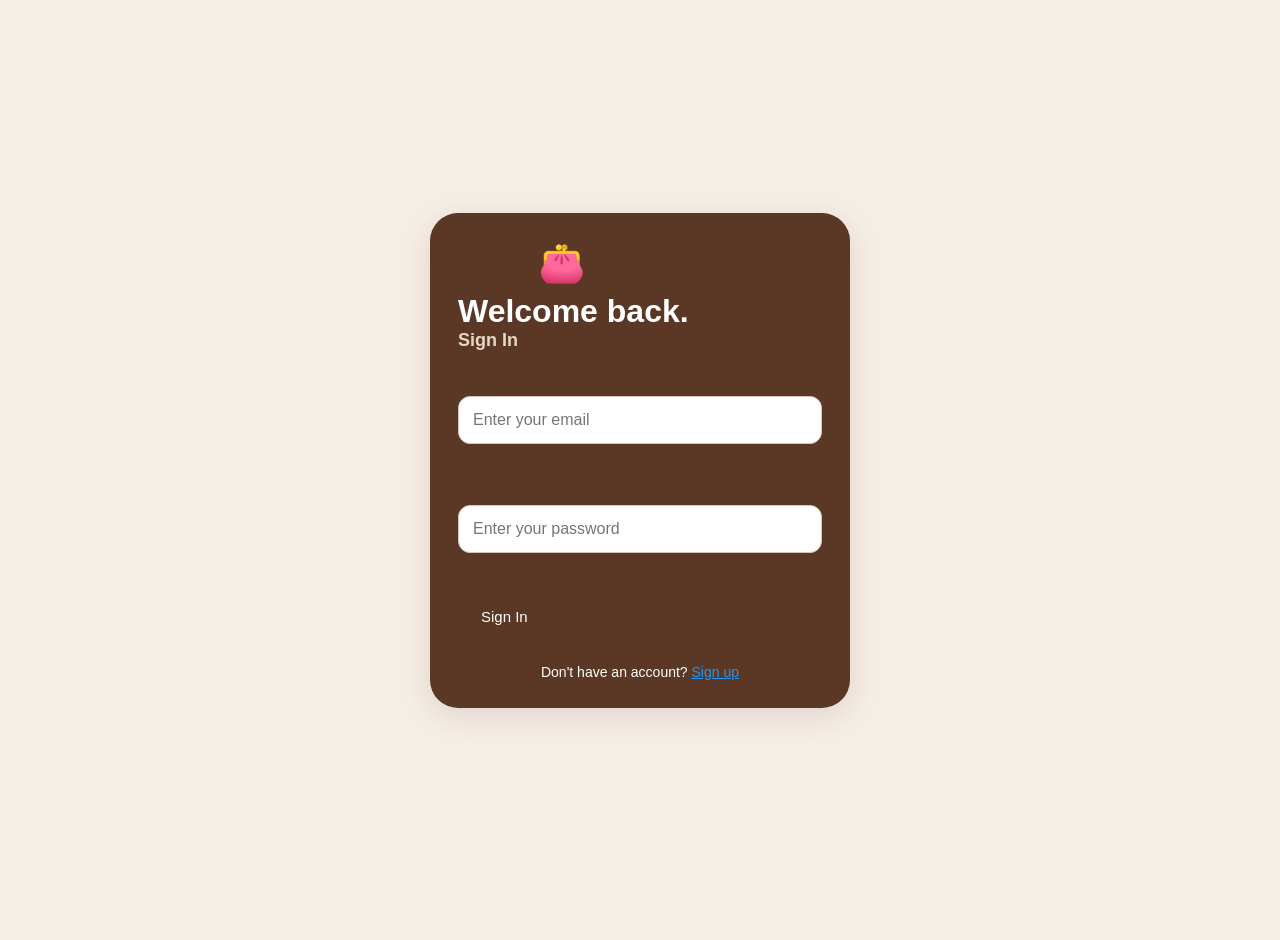
<file: Index.html>
<!DOCTYPE html>
<html lang="en">

<head>
    <meta charset="UTF-8">
    <meta name="viewport" content="width=device-width, initial-scale=1.0">

    <title>Login - Pocketa</title>

    <link rel="stylesheet" href="style.css">
</head>

<body>

    <main class="login-page">

        <section class="login-card">

            <h1>👛 Pocketa</h1>

            <p>Welcome back.</p>

            <h2>Sign In</h2>

            <label for="email">Email</label>

            <input
                type="email"
                id="email"
                placeholder="Enter your email"
            >

            <br><br>

            <label for="password">Password</label>

            <input
                type="password"
                id="password"
                placeholder="Enter your password"
            >

            <br><br>

            <a href="home.html">
    <button type="button">Sign In</button>
</a>
          
          <p style="font-size: 14px !important; font-weight: normal !important; text-align: center; margin-top: 20px;">
    Don't have an account?
    <a href="signup.html" style="font-size: 14px !important; font-weight: normal !important; color: #2196f3; text-decoration: underline;">
        Sign up
    </a>
</p>

        </section>

    </main>

</body>

</html>
</file>
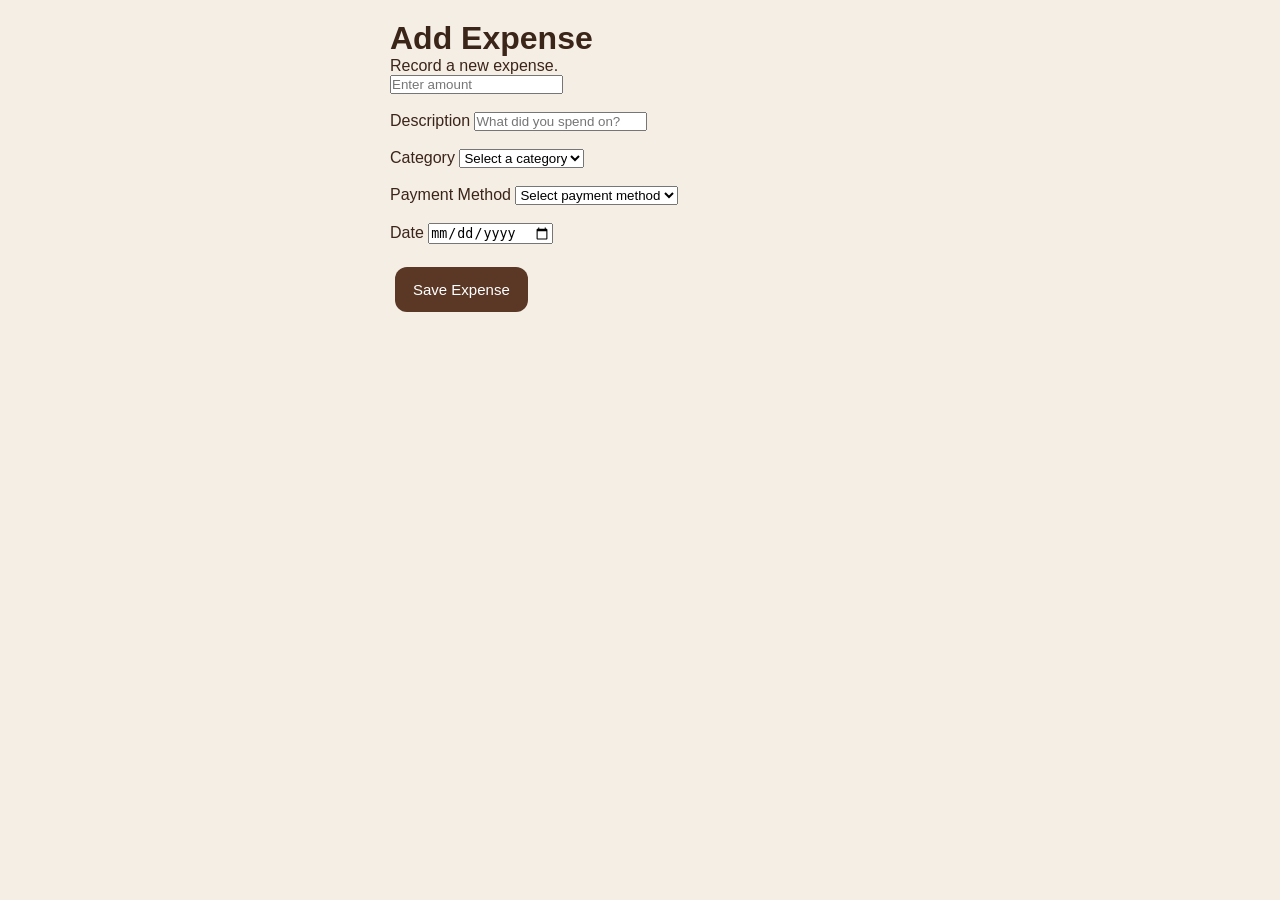
<file: add-expense.html>
<!DOCTYPE html>
<html lang="en">

<head>
    <meta charset="UTF-8">
    <meta name="viewport" content="width=device-width, initial-scale=1.0">

    <title>Add Expense - Pocketa</title>

    <link rel="stylesheet" href="style.css">
</head>

<body>

    <main>

        <h1>Add Expense</h1>

        <p>Record a new expense.</p>
      <label for="Amount"></label>

      <input 
        type="number"
        id="amount"
        placeholder="Enter amount"
        >
      <br><br>

<label for="description">Description</label>

<input
    type="text"
    id="description"
    placeholder="What did you spend on?"
>
      <br><br>

<label for="category">Category</label>

<select id="category">
    <option value="">Select a category</option>
    <option value="Food">Food</option>
    <option value="Transport">Transport</option>
    <option value="School">School</option>
    <option value="Hostel">Hostel</option>
    <option value="Data/Airtime">Data/Airtime</option>
    <option value="Personal">Personal</option>
    <option value="Entertainment">Entertainment</option>
    <option value="Other">Other</option>
</select>
      <br><br>

<label for="payment">Payment Method</label>

<select id="payment">
    <option value="">Select payment method</option>
    <option value="Cash">Cash</option>
    <option value="MoMo">MoMo</option>
    <option value="Card">Card</option>
    <option value="Bank">Bank</option>
</select>
      <br><br>

<label for="date">Date</label>

<input
    type="date"
    id="date"
>
      
<br><br>

<button type="button">Save Expense</button>    
    </main>

</body>

</html>
</file>
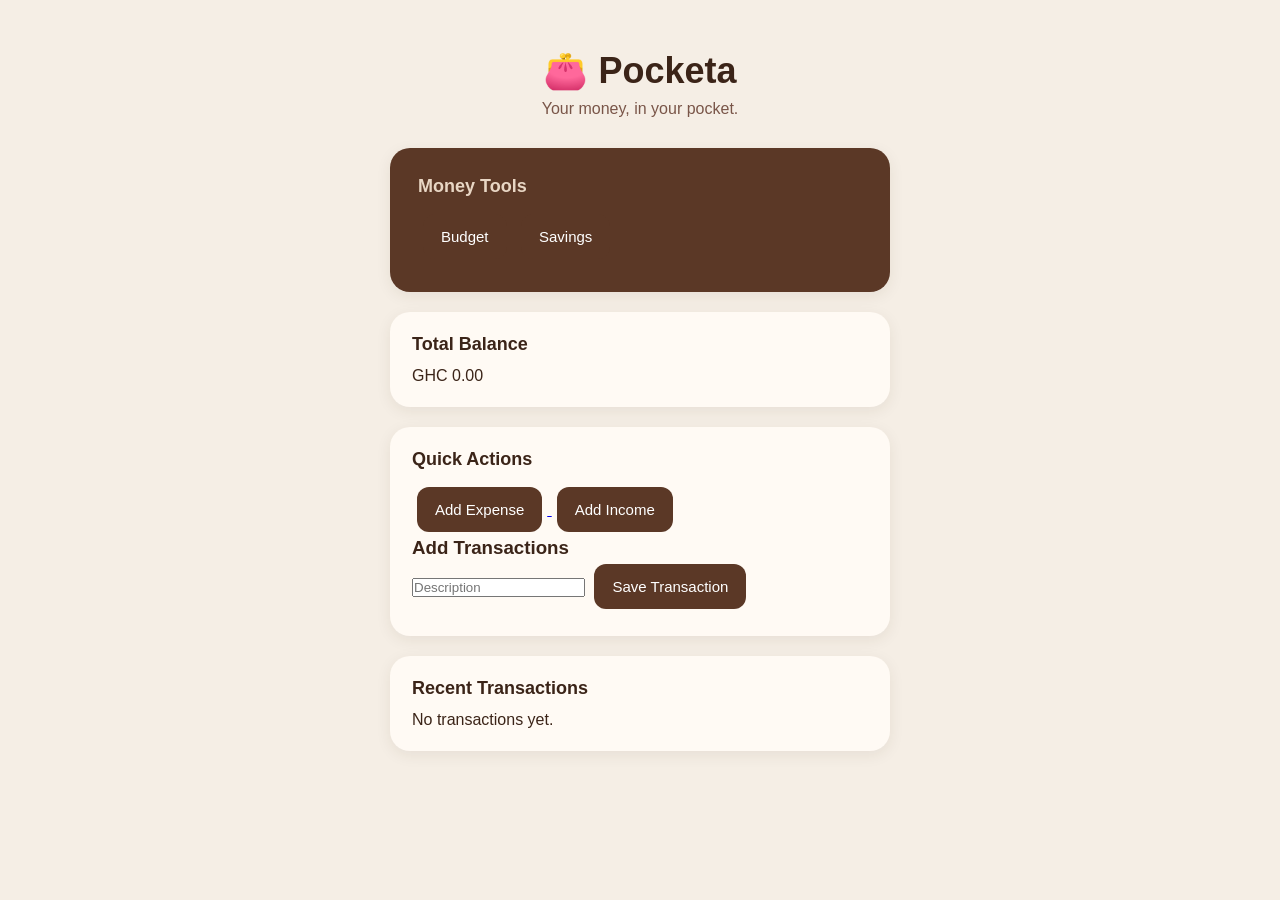
<file: dashboard.html>
<!DOCTYPE html>
<html lang="en">
<head>
    <meta charset="UTF-8">
    <meta name="viewport" content="width=device-width, initial-scale=1.0">
    <title>Pocketa</title>
    <link rel="stylesheet" href="style.css">
</head>

<body>

    <header>
        <h1>👛 Pocketa</h1>
        <p>Your money, in your pocket.</p>
    </header>

    <main>

        <!-- Money Tools -->
        <section>
            <h2>Money Tools</h2>

            <button> Budget</button>
            <button> Savings</button>
        </section>

        <!-- Total Balance -->
        <section>
            <h2>Total Balance</h2>
            <p>GHC 0.00</p>
        </section>

        <!-- Quick Actions -->
        <section>
            <h2>Quick Actions</h2>

            <a href="add-expense.html">
              <button>Add Expense</button>
            </a>
            <button>Add Income</button>
          <div>
            <h3> Add Transactions</h3>
            <input type="text"
              placeholder="Description">
            <button>Save Transaction</button>
          </div>
        </section>

        <!-- Recent Transactions -->
        <section>
            <h2>Recent Transactions</h2>

            <p>No transactions yet.</p>
        </section>

    </main>

</body>
</html>
</file>
<file: style.css>
/* Pocketa - Main Styles */

* {
    box-sizing: border-box;
    margin: 0;
    padding: 0;
}

body {
    font-family: Arial, sans-serif;
    background: #f5eee5;
    color: #3b2418;
    padding: 20px;
}

header {
    text-align: center;
    padding: 30px 10px;
}

header h1 {
    font-size: 36px;
    margin-bottom: 8px;
}

header p {
    color: #795548;
    font-size: 16px;
}

main {
    max-width: 500px;
    margin: 0 auto;
}

section {
    background: #fffaf4;
    border-radius: 20px;
    padding: 22px;
    margin-bottom: 20px;
    box-shadow: 0 4px 15px rgba(70, 45, 30, 0.08);
}

section h2 {
    font-size: 18px;
    margin-bottom: 12px;
}

section:first-of-type {
    background: #5b3826;
    color: white;
    padding: 28px;
}

section:first-of-type h2 {
    color: #e8d6c4;
}

section:first-of-type p {
    font-size: 32px;
    font-weight: bold;
}

button {
    background: #5b3826;
    color: white;
    border: none;
    border-radius: 12px;
    padding: 14px 18px;
    margin: 5px;
    font-size: 15px;
    cursor: pointer;
}

button:hover {
    background: #754a32;
}

.login-page {
    min-height: 100vh;
    display: flex;
    justify-content: center;
    align-items: center;
    padding: 20px;
    background: #f5eee5;
}

.login-card {
    width: 100%;
    max-width: 420px;
    background: #fffaf4;
    padding: 35px 25px;
    border-radius: 28px;
    box-shadow: 0 8px 30px rgba(70, 45, 30, 0.12);
}

.login-card h1 {
    text-align: center;
    font-size: 38px;
    color: #5b3826;
    margin-bottom: 8px;
}

.login-card .welcome {
    text-align: center;
    color: #795548;
    margin-bottom: 30px;
}

.login-card h2 {
    color: #3b2418;
    margin-bottom: 20px;
}

.login-card label {
    display: block;
    margin-bottom: 7px;
    color: #5b3826;
    font-weight: bold;
}

.login-card input {
    width: 100%;
    padding: 14px;
    border: 1px solid #d8c5b5;
    border-radius: 12px;
    background: #ffffff;
    font-size: 16px;
    margin-bottom: 18px;
}

.login-card input:focus {
    outline: none;
    border-color: #5b3826;
}

.login-card .sign-in-button {
    width: 100%;
    margin: 10px 0 20px;
    padding: 15px;
    font-size: 16px;
}

.login-card .create-account {
    text-align: center;
    color: #795548;
  font: size 4px;
  font-weight: normal;
  margin-top: 20px;
}

.login-card .create-account a {
    color: #2196f3;
  font-size: 14px;
    font-weight: normal;
    text-decoration: underlie;

  
}
</file>
